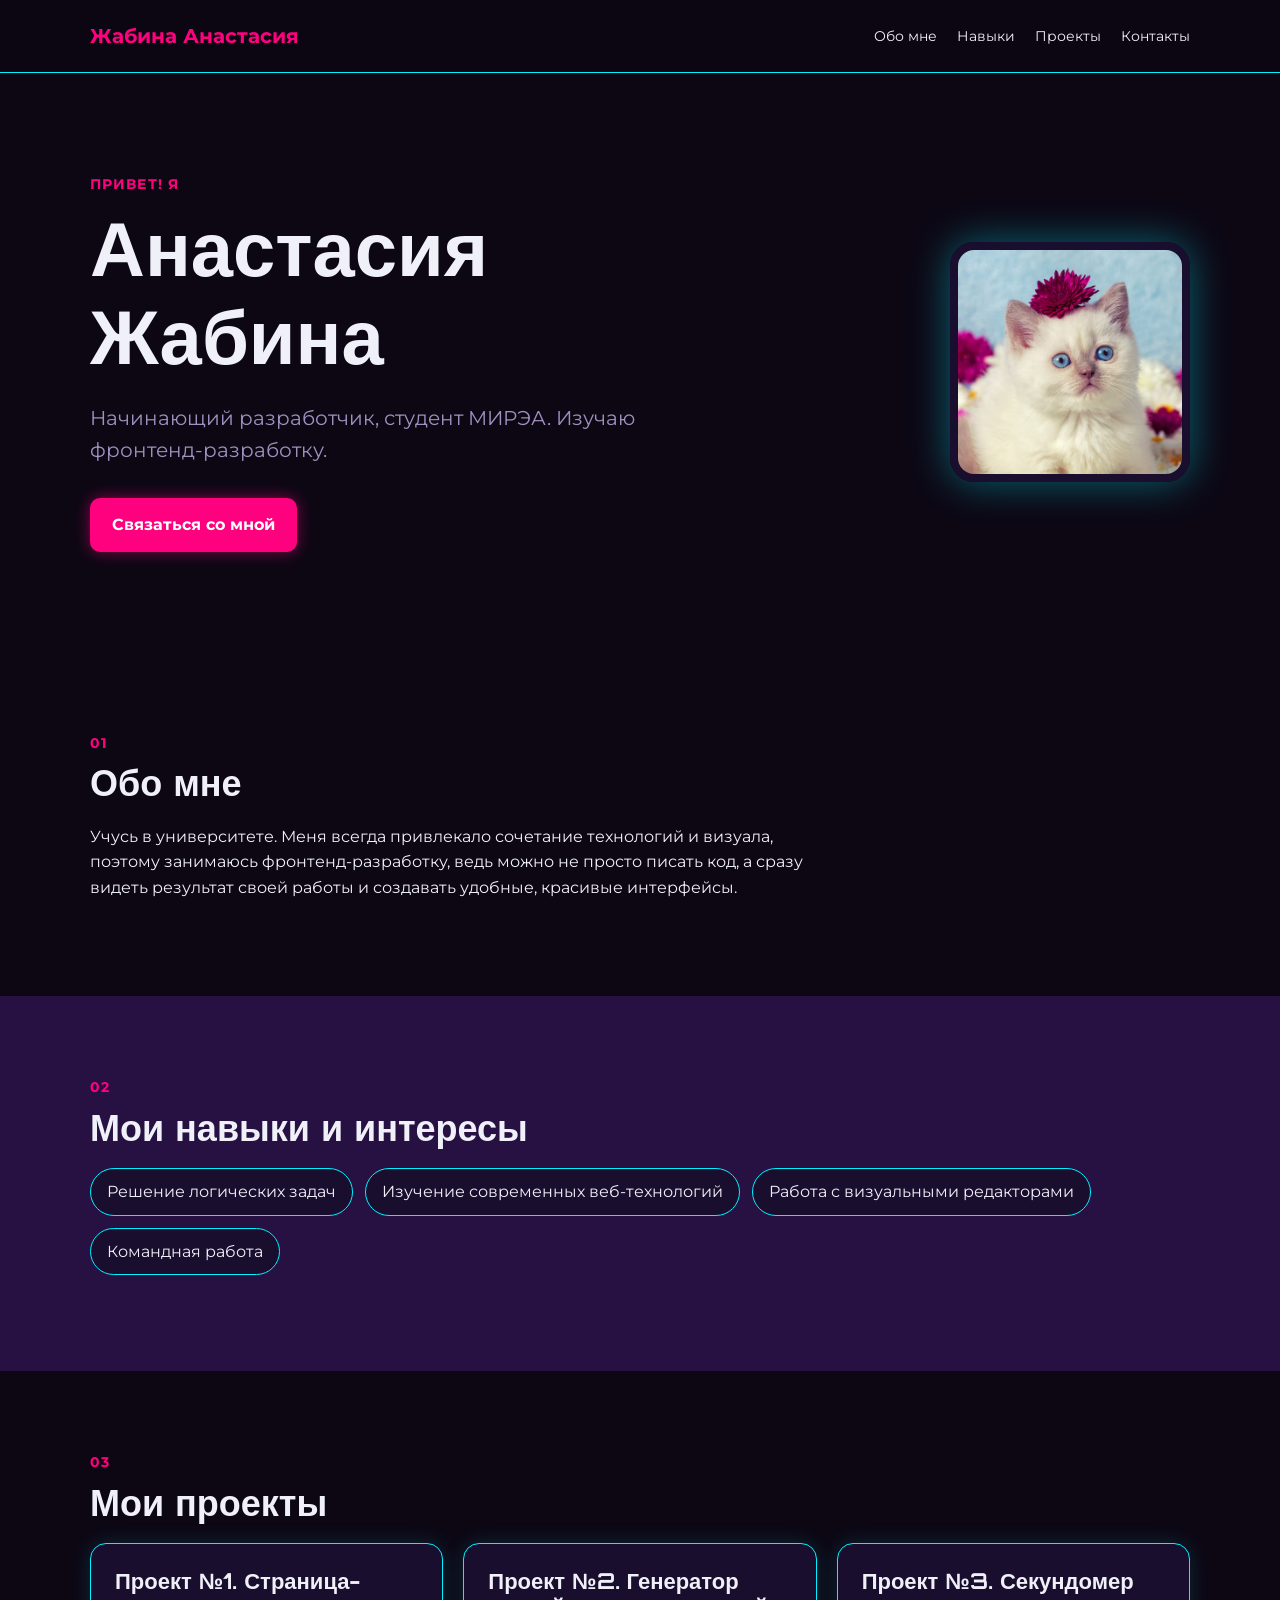
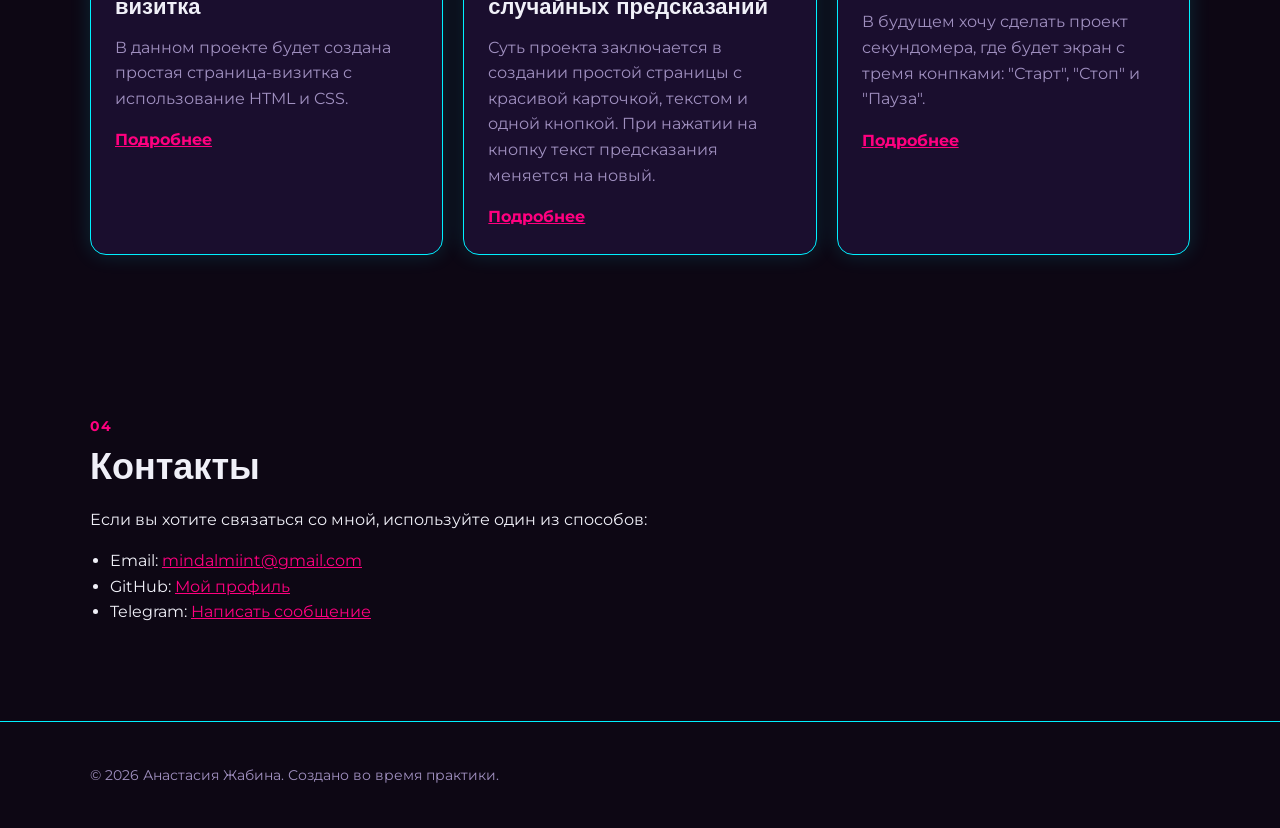
<file: index.html>
<!DOCTYPE html> 
<html lang = "ru">
    <head>
        <meta charset = "UTF-8" />
        <meta name = "viewport" content = "width=device-width, initial-scale=1.0" />
        <title> Моя страница - визитка</title>
        <link rel = "stylesheet" href = "styles.css" />
        <!-- Подключение Google Fonts -->
    <link rel="preconnect" href="https://fonts.googleapis.com">
    <link rel="preconnect" href="https://fonts.gstatic.com" crossorigin>
    <link href="https://fonts.googleapis.com/css2?family=Montserrat:wght@400;500;700&family=Orbitron:wght@600;800&display=swap" rel="stylesheet">
    </head>
    <body>
        <header class="site-header">
            <div class = "container">
                <a class="logo" href="#top">Жабина Анастасия</a>

                <nav class="navigation" aria-label="Основная навигация">
                    <a href="#about">Обо мне</a>
                    <a href="#skills">Навыки</a>
                    <a href="#projects">Проекты</a>
                    <a href="#contacts">Контакты</a>
                </nav>
            </div>
        </header>

        <main id="top">
            <section class="hero">
                <div class="container hero-content">
                    <div class ="hero-text">
                        <p class="eyebrow">Привет! Я</p>
                        <h1>Анастасия Жабина</h1>
                        <p class="hero-description">
                            Начинающий разработчик, студент МИРЭА. Изучаю фронтенд-разработку.
                        </p>
                        <a class="button" href="#contacts">Связаться со мной</a>
                    </div>

                    <img
                        class = "avatar"
                        src="images/avatar.jpg"
                        alt="Фотография Анастасии Жабиной" 
                    />
                </div>
            </section>

            <section class="section" id="about">
                <div class="container">
                    <p class="section-label">01</p>
                    <h2>Обо мне</h2>
                    <p>
                        Учусь в университете. Меня всегда привлекало сочетание технологий и визуала, поэтому занимаюсь фронтенд-разработку, ведь можно не просто писать код, а сразу видеть результат своей работы и создавать удобные, красивые интерфейсы. 
                    </p>
                </div>
            </section>

            <section class="section section-accent" id="skills">
                <div class="container">
                    <p class ="section-label">02</p>
                    <h2>Мои навыки и интересы</h2>

                    <ul class="skills-list">
                        <li>Решение логических задач</li>
                        <li>Изучение современных веб-технологий</li>
                        <li>Работа с визуальными редакторами</li>
                        <li>Командная работа</li>
                    </ul>
                </div>
            </section>
            
            <section class="section" id="projects">
                <div class="container">
                    <p class="section-label">03</p>
                    <h2>Мои проекты</h2>

                    <div class="projects">
                        <article class="project-card">
                            <h3>Проект №1. Страница-визитка</h3>
                            <p>
                                В данном проекте будет создана простая страница-визитка с использование HTML и CSS.
                            </p>
                            <a href="#">Подробнее</a>
                        </article>

                        <article class="project-card">
                            <h3>Проект №2. Генератор случайных предсказаний</h3>
                            <p>
                                Суть проекта заключается в создании простой страницы с красивой карточкой, текстом и одной кнопкой. При нажатии на кнопку текст предсказания меняется на новый. 
                            </p>
                            <a href="#">Подробнее</a>
                        </article>

                        <article class="project-card">
                            <h3>Проект №3. Секундомер</h3>
                            <p>
                                В будущем хочу сделать проект секундомера, где будет экран с тремя конпками: "Старт", "Стоп" и "Пауза".
                            </p>
                            <a href="#">Подробнее</a>
                        </article>
                    </div>
                </div>
            </section>

            <section class="section contact-section" id = "contacts">
                <div class="container">
                    <p class="section-label">04</p>
                    <h2>Контакты</h2>
                    <p>
                        Если вы хотите связаться со мной, используйте один из способов:
                    </p>
                    <ul class="contacts-list">
                        <li>
                            Email:
                            <a href="mailto:mindalmiint@gmail.com">mindalmiint@gmail.com</a>
                        </li>
                        <li>
                            GitHub:
                            <a href="https://github.com/mindalmiint" target="_blank">
                                Мой профиль
                            </a>
                        </li>
                        <li>
                            Telegram:
                            <a href="https://t.me/vdmnm213" target="_blank">
                                Написать сообщение
                            </a>
                        </li>
                    </ul>
                </div>
            </section>
        </main>

        <footer class="site-footer">
            <div class="container">
                <p>© 2026 Анастасия Жабина. Создано во время практики.</p>
            </div>
        </footer>
</file>
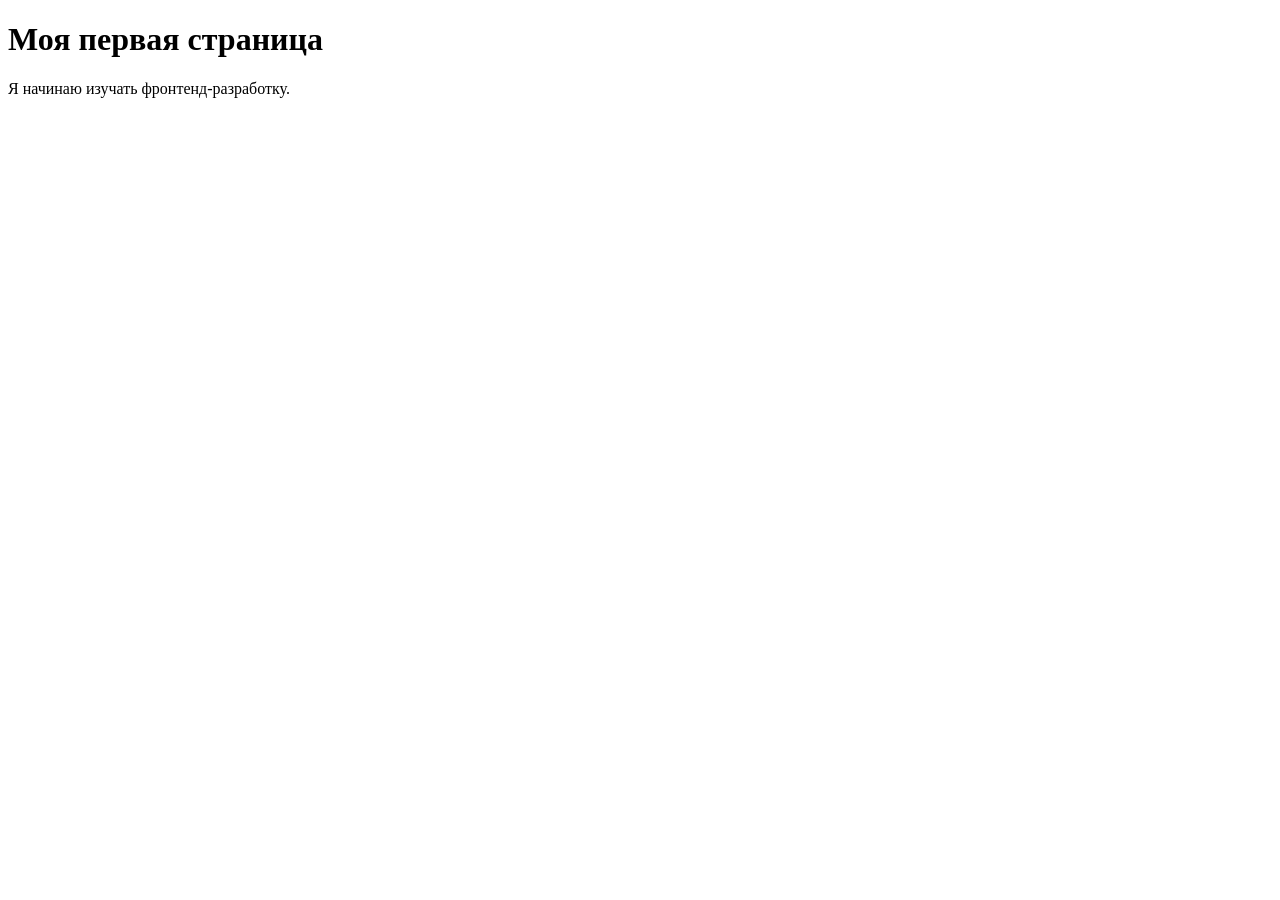
<file: preview.html>
<!DOCTYPE html>
<html lang="ru">
    <head>
        <meta charset="UTF-8" />
        <title>Первая страница</title>
    </head>
    <body>
        <h1>Моя первая страница</h1>
        <p>Я начинаю изучать фронтенд-разработку.</p>
    </body>
</html>
</file>
<file: styles.css>
:root {
    --color-primary: #ff007f;
    --color-primary-dark: #cc0066;
    --color-text: #f0f0f8;
    --color-muted: #a090c0;
    --color-background: #0d0714;
    --color-surface: #1a0e2e;
    --color-border: #00f0ff;
    --container-width: 1100px;
}

* {
    box-sizing: border-box;
}

html {
    scroll-behavior: smooth;
}

body {
    margin: 0;
    background-color: var(--color-background);
    color: var(--color-text);
    font-family: 'Montserrat', sans-serif;
    line-height: 1.6;
}

img {
    display: block;
    max-width: 100%;
}

a {
    color: inherit;
}

.container {
    width: min(100% - 40px, var(--container-width));
    margin: 0 auto;
}

.site-header {
    position: sticky;
    top: 0;
    z-index: 10;
    background-color: rgba(13, 7, 20, 0.95);
    border-bottom: 1px solid var(--color-border);
}

.site-header .container {
    display: flex;
    align-items: center;
    justify-content: space-between;
    gap: 24px;
    min-height: 72px;
}

.logo {
    color: var(--color-primary);
    font-size: 20px;
    font-weight: 700;
    text-decoration: none;
}

.navigation {
    display: flex;
    flex-wrap: wrap;
    gap: 20px;
}

.navigation a {
    color: var(--color-text);
    font-size: 14px;
    text-decoration: none;
}

.navigation a:hover {
    color: var(--color-primary);
}

.hero {
    padding: 100px 0;
}

.hero-content {
    display: flex;
    align-items: center;
    justify-content: space-between;
    gap: 60px;
}

.hero-text {
    max-width: 650px;
}

.eyebrow,
.section-label {
    margin: 0 0 8px;
    color: var(--color-primary);
    font-size: 14px;
    font-weight: 700;
    letter-spacing: 0.08em;
    text-transform: uppercase;
}

h1,
h2,
h3 {
    font-family: 'Orbitron', sans-serif;
    margin-top: 0;
    line-height: 1.15;
}

h1 {
    margin-bottom: 24px;
    font-size: clamp(42px, 8vw, 76px);
}

h2 {
    margin-bottom: 20px;
    font-size: 36px;
}

h3 {
    margin-bottom: 12px;
    font-size: 22px;
}

.hero-description {
    max-width: 560px;
    margin-bottom: 32px;
    color: var(--color-muted);
    font-size: 20px;
}

.avatar {
    width: 240px;
    height: 240px;
    border: 8px solid var(--color-surface);
    border-radius: 24px;
    object-fit: cover;
    box-shadow: 0 0px 40px rgba(0, 240, 255, 0.4);
}

.button {
    display: inline-block;
    padding: 14px 22px;
    border-radius: 10px;
    background-color: var(--color-primary);
    color: #ffffff;
    font-weight: 700;
    text-decoration: none;
    box-shadow: 0 0 15px rgba(255, 0, 127, 0.5);
}

.button:hover {
    background-color: var(--color-primary-dark);
}

.section {
    padding: 80px 0;
}

.section-accent {
    background-color: #261142;
}

.section p {
    max-width: 720px;
}

.skills-list {
    display: flex;
    flex-wrap: wrap;
    gap: 12px;
    padding: 0;
    list-style: none;
}

.skills-list li {
    padding: 10px 16px;
    border: 1px solid var(--color-border);
    border-radius: 999px;
    background-color: var(--color-surface);
}

.projects {
    display: grid;
    grid-template-columns: repeat(3, 1fr);
    gap: 20px;
}

.project-card {
    padding: 24px;
    border: 1px solid var(--color-border);
    border-radius: 16px;
    background-color: var(--color-surface);
    box-shadow: 0 0px 20px rgba(0, 240, 255, 0.15);
}

.project-card p {
    color: var(--color-muted);
}

.project-card a {
    color: var(--color-primary);
    font-weight: 700;
}

.contacts-list {
    padding-left: 20px;
}

.contacts-list a {
    color: var(--color-primary);
}

.site-footer {
    padding: 28px 0;
    border-top: 1px solid var(--color-border);
    color: var(--color-muted);
    font-size: 14px;
}

@media (max-width: 700px) {
    .site-header .container {
        align-items: flex-start;
        flex-direction: column;
        justify-content: center;
        padding: 16px 0;
    }

    .navigation {
        gap: 12px;
    }

    .hero {
        gap: 12px;
    }

    .hero-content {
        align-items: flex-start;
        flex-direction: column-reverse;
        gap: 32px;
    }

    .avatar {
        width: 160px;
        height: 160 px;
    }

    .section {
        padding: 56px 0;
    }

    .projects {
        grid-template-columns: 1fr;
    }
}
</file>
